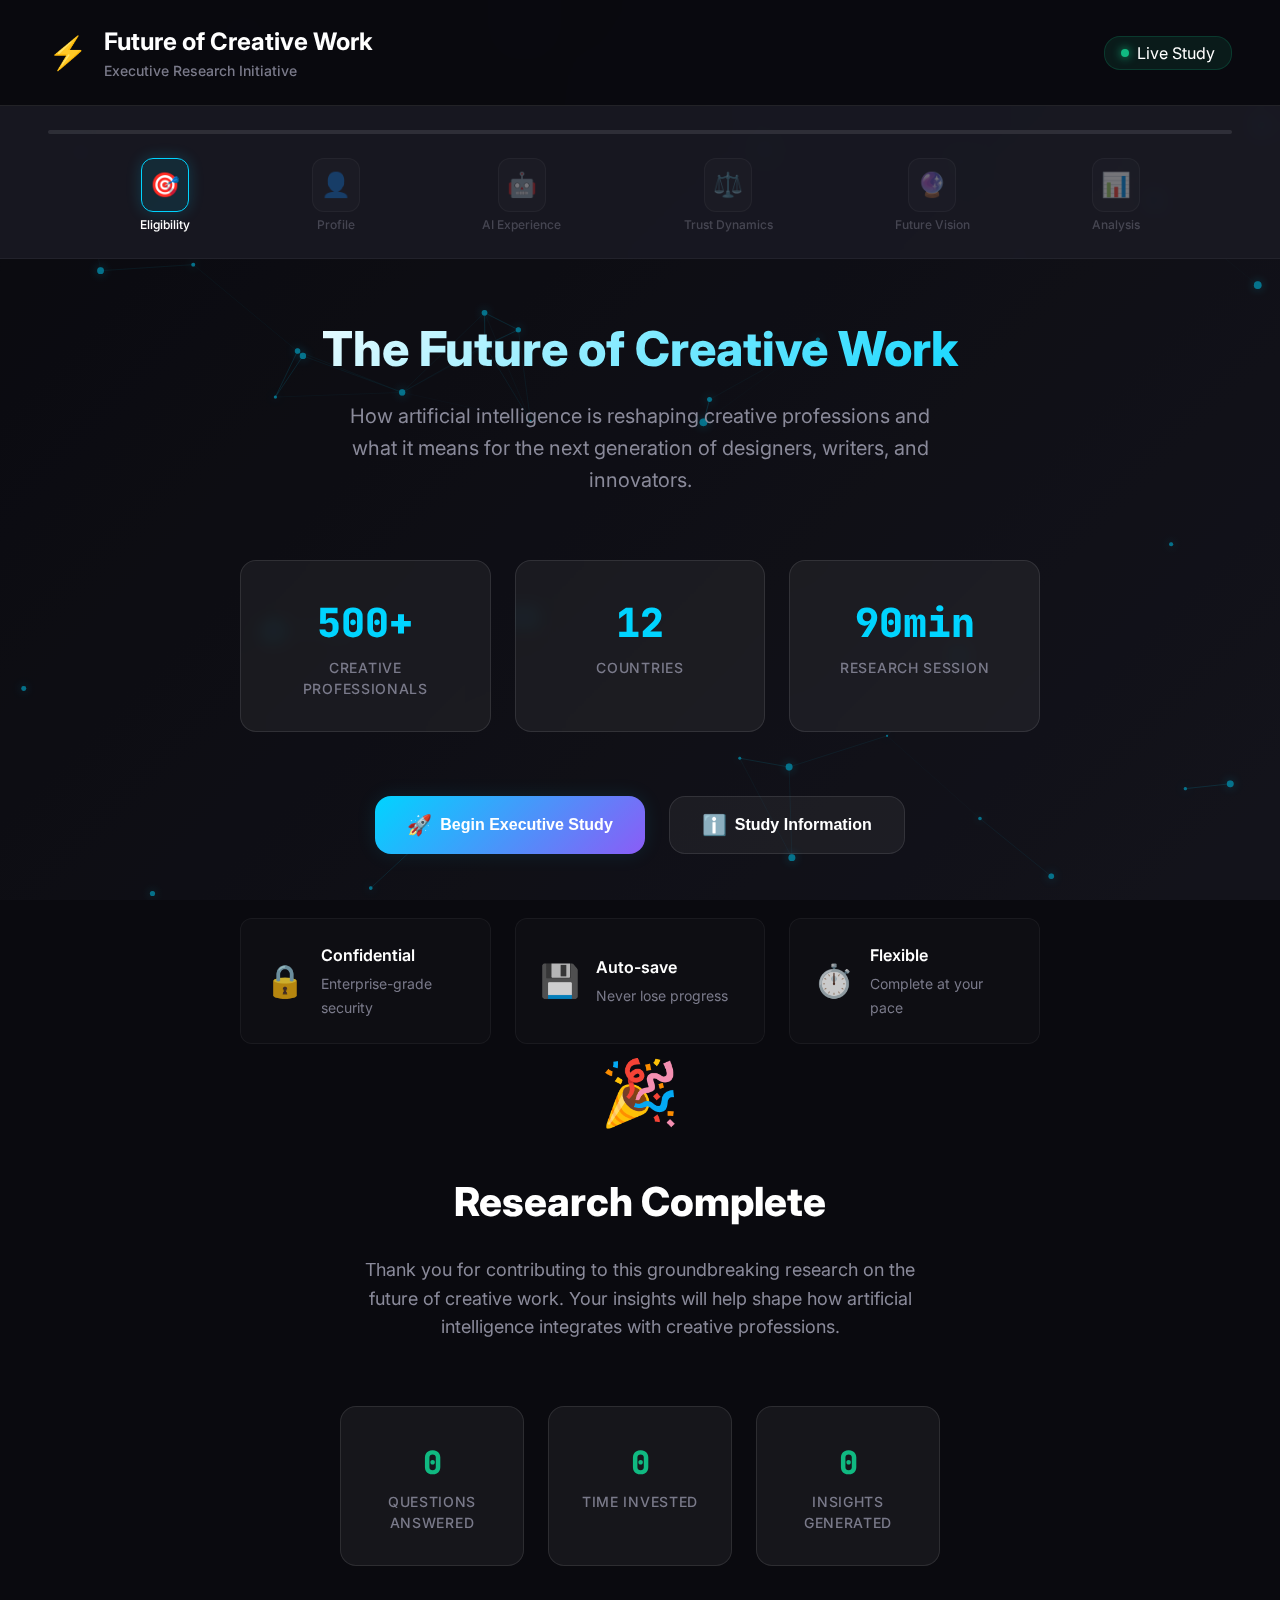
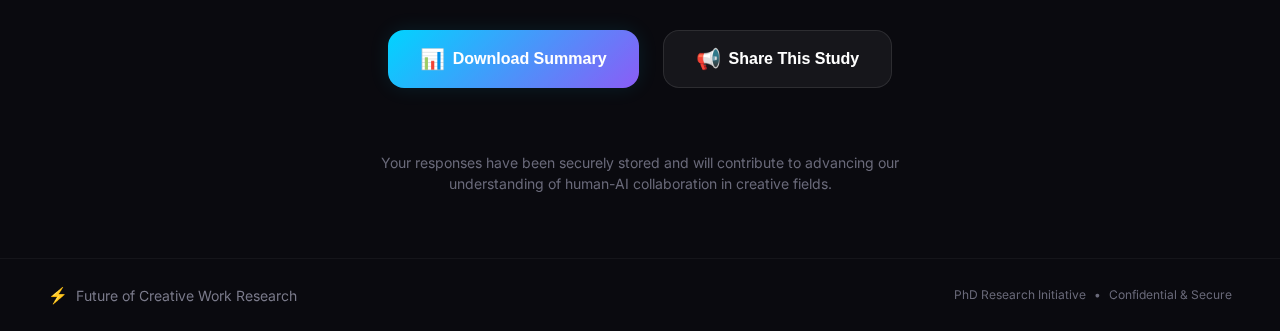
<file: legacy_versions/index-revolutionary.html>
<!DOCTYPE html>
<html lang="en">
<head>
    <meta charset="UTF-8">
    <meta name="viewport" content="width=device-width, initial-scale=1.0">
    <title>Future of Creative Work | Executive Research Study</title>
    <meta name="description" content="Exclusive research on the transformation of creative professions in the age of artificial intelligence">
    <link rel="stylesheet" href="styles-revolutionary.css">
    <link href="https://fonts.googleapis.com/css2?family=Inter:wght@300;400;500;600;700;800;900&family=JetBrains+Mono:wght@400;500;600&display=swap" rel="stylesheet">
    <link rel="icon" href="data:image/svg+xml,<svg xmlns='http://www.w3.org/2000/svg' viewBox='0 0 100 100'><rect width='100' height='100' rx='8' fill='%23000000'/><path d='M20 30 L50 10 L80 30 L80 70 L20 70 Z' fill='%23ffffff'/><circle cx='50' cy='50' r='8' fill='%23000000'/></svg>">
</head>
<body>
    <!-- Neural Network Background -->
    <div class="neural-network-bg" aria-hidden="true">
        <canvas id="neuralCanvas"></canvas>
        <div class="data-streams">
            <div class="data-stream"></div>
            <div class="data-stream"></div>
            <div class="data-stream"></div>
        </div>
    </div>

    <!-- Main Container -->
    <div class="executive-container">
        <!-- Header -->
        <header class="executive-header">
            <div class="header-content">
                <div class="logo-section">
                    <div class="logo-icon">⚡</div>
                    <div class="logo-text">
                        <h1>Future of Creative Work</h1>
                        <p>Executive Research Initiative</p>
                    </div>
                </div>
                <div class="header-status">
                    <div class="status-indicator">
                        <div class="status-dot active"></div>
                        <span>Live Study</span>
                    </div>
                </div>
            </div>
        </header>

        <!-- Progress Visualization -->
        <div class="progress-visualization">
            <div class="progress-track">
                <div class="progress-fill" id="progressFill"></div>
            </div>
            <div class="progress-milestones">
                <div class="milestone active" data-step="1">
                    <div class="milestone-icon">🎯</div>
                    <span>Eligibility</span>
                </div>
                <div class="milestone" data-step="2">
                    <div class="milestone-icon">👤</div>
                    <span>Profile</span>
                </div>
                <div class="milestone" data-step="3">
                    <div class="milestone-icon">🤖</div>
                    <span>AI Experience</span>
                </div>
                <div class="milestone" data-step="4">
                    <div class="milestone-icon">⚖️</div>
                    <span>Trust Dynamics</span>
                </div>
                <div class="milestone" data-step="5">
                    <div class="milestone-icon">🔮</div>
                    <span>Future Vision</span>
                </div>
                <div class="milestone" data-step="6">
                    <div class="milestone-icon">📊</div>
                    <span>Analysis</span>
                </div>
            </div>
        </div>

        <!-- Main Content Area -->
        <main class="executive-main">
            <!-- Welcome Screen -->
            <section id="welcome-screen" class="screen active">
                <div class="welcome-content">
                    <div class="welcome-hero">
                        <h2>The Future of Creative Work</h2>
                        <p class="hero-subtitle">How artificial intelligence is reshaping creative professions and what it means for the next generation of designers, writers, and innovators.</p>

                        <div class="hero-stats">
                            <div class="stat-card">
                                <div class="stat-number">500+</div>
                                <div class="stat-label">Creative Professionals</div>
                            </div>
                            <div class="stat-card">
                                <div class="stat-number">12</div>
                                <div class="stat-label">Countries</div>
                            </div>
                            <div class="stat-card">
                                <div class="stat-number">90min</div>
                                <div class="stat-label">Research Session</div>
                            </div>
                        </div>
                    </div>

                    <div class="welcome-actions">
                        <button class="executive-btn primary" onclick="beginExecutiveStudy()">
                            <span class="btn-icon">🚀</span>
                            <span>Begin Executive Study</span>
                        </button>
                        <button class="executive-btn secondary" onclick="showStudyDetails()">
                            <span class="btn-icon">ℹ️</span>
                            <span>Study Information</span>
                        </button>
                    </div>

                    <div class="welcome-features">
                        <div class="feature-item">
                            <div class="feature-icon">🔒</div>
                            <div class="feature-text">
                                <strong>Confidential</strong>
                                <span>Enterprise-grade security</span>
                            </div>
                        </div>
                        <div class="feature-item">
                            <div class="feature-icon">💾</div>
                            <div class="feature-text">
                                <strong>Auto-save</strong>
                                <span>Never lose progress</span>
                            </div>
                        </div>
                        <div class="feature-item">
                            <div class="feature-icon">⏱️</div>
                            <div class="feature-text">
                                <strong>Flexible</strong>
                                <span>Complete at your pace</span>
                            </div>
                        </div>
                    </div>
                </div>
            </section>

            <!-- Study Details Modal -->
            <div id="study-details-modal" class="modal-overlay">
                <div class="modal-content">
                    <div class="modal-header">
                        <h3>Research Study Details</h3>
                        <button class="modal-close" onclick="closeModal()">&times;</button>
                    </div>
                    <div class="modal-body">
                        <div class="study-overview">
                            <h4>🎯 Research Objective</h4>
                            <p>Understanding how creative professionals navigate the integration of artificial intelligence into their practice, with particular focus on trust calibration, skill evolution, and professional identity transformation.</p>

                            <h4>👥 Who Should Participate</h4>
                            <ul>
                                <li>Professional designers, writers, content creators</li>
                                <li>Marketing and advertising professionals</li>
                                <li>UX/UI designers and product managers</li>
                                <li>Creative directors and team leads</li>
                            </ul>

                            <h4>⏱️ Time Commitment</h4>
                            <p>90-120 minutes total, which can be completed in multiple sessions. The survey adapts to your responses for optimal flow.</p>

                            <h4>🔒 Privacy & Ethics</h4>
                            <p>All responses are anonymized and stored securely. This research follows GDPR guidelines and institutional review board standards.</p>
                        </div>
                    </div>
                </div>
            </div>

            <!-- Survey Container -->
            <div id="survey-container" class="survey-container">
                <!-- Dynamic content will be inserted here -->
            </div>

            <!-- Completion Screen -->
            <section id="completion-screen" class="screen">
                <div class="completion-content">
                    <div class="completion-icon">🎉</div>
                    <h2>Research Complete</h2>
                    <p class="completion-message">Thank you for contributing to this groundbreaking research on the future of creative work. Your insights will help shape how artificial intelligence integrates with creative professions.</p>

                    <div class="completion-stats">
                        <div class="completion-stat">
                            <div class="stat-value" id="questionsAnswered">0</div>
                            <div class="stat-label">Questions Answered</div>
                        </div>
                        <div class="completion-stat">
                            <div class="stat-value" id="timeSpent">0</div>
                            <div class="stat-label">Time Invested</div>
                        </div>
                        <div class="completion-stat">
                            <div class="stat-value" id="insightsGenerated">0</div>
                            <div class="stat-label">Insights Generated</div>
                        </div>
                    </div>

                    <div class="completion-actions">
                        <button class="executive-btn primary" onclick="downloadReport()">
                            <span class="btn-icon">📊</span>
                            <span>Download Summary</span>
                        </button>
                        <button class="executive-btn secondary" onclick="shareStudy()">
                            <span class="btn-icon">📢</span>
                            <span>Share This Study</span>
                        </button>
                    </div>

                    <div class="completion-footer">
                        <p>Your responses have been securely stored and will contribute to advancing our understanding of human-AI collaboration in creative fields.</p>
                    </div>
                </div>
            </section>
        </main>

        <!-- Footer -->
        <footer class="executive-footer">
            <div class="footer-content">
                <div class="footer-brand">
                    <span class="footer-logo">⚡</span>
                    <span>Future of Creative Work Research</span>
                </div>
                <div class="footer-meta">
                    <span>PhD Research Initiative</span>
                    <span>•</span>
                    <span>Confidential & Secure</span>
                </div>
            </div>
        </footer>
    </div>

    <!-- Scripts -->
    <script src="questions-revolutionary.js"></script>
    <script src="app-revolutionary.js"></script>
</body>
</html>
</file>
<file: legacy_versions/styles-revolutionary.css>
/* ═══════════════════════════════════════════════════════════════════════════════
   FUTURE OF CREATIVE WORK - EXECUTIVE RESEARCH PLATFORM
   Revolutionary Design System | Neural Network Aesthetics | Enterprise UX
   ═══════════════════════════════════════════════════════════════════════════════ */

@import url('https://fonts.googleapis.com/css2?family=Inter:wght@300;400;500;600;700;800;900&family=JetBrains+Mono:wght@400;500;600&display=swap');

:root {
  /* ━━━ EXECUTIVE COLOR PALETTE ━━━ */
  --exec-black: #0A0A0F;
  --exec-dark: #1A1A24;
  --exec-gray-900: #2A2A35;
  --exec-gray-800: #3A3A4A;
  --exec-gray-700: #4A4A5A;
  --exec-gray-600: #5A5A6A;
  --exec-gray-500: #6A6A7A;
  --exec-gray-400: #7A7A8A;
  --exec-gray-300: #8A8A9A;
  --exec-gray-200: #9A9AAA;
  --exec-gray-100: #AAAABA;
  --exec-white: #FFFFFF;

  /* ━━━ NEURAL ACCENTS ━━━ */
  --neural-blue: #00D4FF;
  --neural-purple: #8B5CF6;
  --neural-green: #10B981;
  --neural-orange: #F59E0B;
  --neural-red: #EF4444;

  /* ━━━ EXECUTIVE SPACING ━━━ */
  --space-xs: 0.25rem;
  --space-sm: 0.5rem;
  --space-md: 1rem;
  --space-lg: 1.5rem;
  --space-xl: 2rem;
  --space-2xl: 3rem;
  --space-3xl: 4rem;

  /* ━━━ EXECUTIVE TYPOGRAPHY ━━━ */
  --font-mono: 'JetBrains Mono', monospace;
  --font-sans: 'Inter', sans-serif;

  /* ━━━ EXECUTIVE BORDERS ━━━ */
  --border-radius-sm: 4px;
  --border-radius-md: 8px;
  --border-radius-lg: 12px;
  --border-radius-xl: 16px;
  --border-radius-2xl: 24px;

  /* ━━━ EXECUTIVE SHADOWS ━━━ */
  --shadow-sm: 0 1px 2px 0 rgba(0, 0, 0, 0.05);
  --shadow-md: 0 4px 6px -1px rgba(0, 0, 0, 0.1), 0 2px 4px -1px rgba(0, 0, 0, 0.06);
  --shadow-lg: 0 10px 15px -3px rgba(0, 0, 0, 0.1), 0 4px 6px -2px rgba(0, 0, 0, 0.05);
  --shadow-xl: 0 20px 25px -5px rgba(0, 0, 0, 0.1), 0 10px 10px -5px rgba(0, 0, 0, 0.04);
  --shadow-neural: 0 0 20px rgba(0, 212, 255, 0.1);

  /* ━━━ EXECUTIVE ANIMATIONS ━━━ */
  --transition-fast: 0.15s cubic-bezier(0.4, 0, 0.2, 1);
  --transition-normal: 0.3s cubic-bezier(0.4, 0, 0.2, 1);
  --transition-slow: 0.5s cubic-bezier(0.4, 0, 0.2, 1);
}

/* ━━━━━━━━━━━━━━━━━━━━━━━━━━━━━━━━━━━━━━━━━━━━━━━━━━━━━━━━━━━━━━━━━━━━━━━━━━━━━ */
/* BASE STYLES */
/* ━━━━━━━━━━━━━━━━━━━━━━━━━━━━━━━━━━━━━━━━━━━━━━━━━━━━━━━━━━━━━━━━━━━━━━━━━━━━━ */

* {
  box-sizing: border-box;
  margin: 0;
  padding: 0;
}

html {
  font-size: 16px;
  line-height: 1.5;
}

body {
  font-family: var(--font-sans);
  background: var(--exec-black);
  color: var(--exec-white);
  overflow-x: hidden;
  -webkit-font-smoothing: antialiased;
  -moz-osx-font-smoothing: grayscale;
}

/* ━━━━━━━━━━━━━━━━━━━━━━━━━━━━━━━━━━━━━━━━━━━━━━━━━━━━━━━━━━━━━━━━━━━━━━━━━━━━━ */
/* NEURAL NETWORK BACKGROUND */
/* ━━━━━━━━━━━━━━━━━━━━━━━━━━━━━━━━━━━━━━━━━━━━━━━━━━━━━━━━━━━━━━━━━━━━━━━━━━━━━ */

.neural-network-bg {
  position: fixed;
  top: 0;
  left: 0;
  width: 100%;
  height: 100%;
  z-index: -1;
  opacity: 0.6;
}

#neuralCanvas {
  width: 100%;
  height: 100%;
  background: linear-gradient(135deg, var(--exec-black) 0%, var(--exec-dark) 100%);
}

.data-streams {
  position: absolute;
  top: 0;
  left: 0;
  width: 100%;
  height: 100%;
  pointer-events: none;
}

.data-stream {
  position: absolute;
  width: 2px;
  height: 100px;
  background: linear-gradient(180deg, transparent 0%, var(--neural-blue) 50%, transparent 100%);
  opacity: 0.3;
  animation: dataFlow 8s linear infinite;
}

.data-stream:nth-child(1) {
  left: 10%;
  animation-delay: 0s;
}

.data-stream:nth-child(2) {
  left: 50%;
  animation-delay: 2s;
}

.data-stream:nth-child(3) {
  left: 90%;
  animation-delay: 4s;
}

@keyframes dataFlow {
  0% { transform: translateY(-100px); opacity: 0; }
  10% { opacity: 0.6; }
  90% { opacity: 0.6; }
  100% { transform: translateY(calc(100vh + 100px)); opacity: 0; }
}

/* ━━━━━━━━━━━━━━━━━━━━━━━━━━━━━━━━━━━━━━━━━━━━━━━━━━━━━━━━━━━━━━━━━━━━━━━━━━━━━ */
/* EXECUTIVE CONTAINER */
/* ━━━━━━━━━━━━━━━━━━━━━━━━━━━━━━━━━━━━━━━━━━━━━━━━━━━━━━━━━━━━━━━━━━━━━━━━━━━━━ */

.executive-container {
  min-height: 100vh;
  display: flex;
  flex-direction: column;
}

/* ━━━━━━━━━━━━━━━━━━━━━━━━━━━━━━━━━━━━━━━━━━━━━━━━━━━━━━━━━━━━━━━━━━━━━━━━━━━━━ */
/* EXECUTIVE HEADER */
/* ━━━━━━━━━━━━━━━━━━━━━━━━━━━━━━━━━━━━━━━━━━━━━━━━━━━━━━━━━━━━━━━━━━━━━━━━━━━━━ */

.executive-header {
  background: rgba(10, 10, 15, 0.95);
  backdrop-filter: blur(20px);
  border-bottom: 1px solid rgba(255, 255, 255, 0.1);
  position: sticky;
  top: 0;
  z-index: 100;
}

.header-content {
  max-width: 1400px;
  margin: 0 auto;
  padding: var(--space-lg) var(--space-2xl);
  display: flex;
  justify-content: space-between;
  align-items: center;
}

.logo-section {
  display: flex;
  align-items: center;
  gap: var(--space-md);
}

.logo-icon {
  font-size: 2rem;
  color: var(--neural-blue);
  animation: neuralPulse 3s ease-in-out infinite;
}

.logo-text h1 {
  font-size: 1.5rem;
  font-weight: 700;
  color: var(--exec-white);
  margin: 0;
}

.logo-text p {
  font-size: 0.875rem;
  color: var(--exec-gray-400);
  margin: 0;
  font-weight: 500;
}

.header-status {
  display: flex;
  align-items: center;
  gap: var(--space-sm);
}

.status-indicator {
  display: flex;
  align-items: center;
  gap: var(--space-sm);
  padding: var(--space-xs) var(--space-md);
  background: rgba(16, 185, 129, 0.1);
  border: 1px solid rgba(16, 185, 129, 0.2);
  border-radius: var(--border-radius-xl);
}

.status-dot {
  width: 8px;
  height: 8px;
  background: var(--neural-green);
  border-radius: 50%;
  animation: statusPulse 2s ease-in-out infinite;
}

.status-dot.active {
  box-shadow: 0 0 10px var(--neural-green);
}

@keyframes neuralPulse {
  0%, 100% { opacity: 1; transform: scale(1); }
  50% { opacity: 0.7; transform: scale(1.05); }
}

@keyframes statusPulse {
  0%, 100% { opacity: 1; }
  50% { opacity: 0.6; }
}

/* ━━━━━━━━━━━━━━━━━━━━━━━━━━━━━━━━━━━━━━━━━━━━━━━━━━━━━━━━━━━━━━━━━━━━━━━━━━━━━ */
/* PROGRESS VISUALIZATION */
/* ━━━━━━━━━━━━━━━━━━━━━━━━━━━━━━━━━━━━━━━━━━━━━━━━━━━━━━━━━━━━━━━━━━━━━━━━━━━━━ */

.progress-visualization {
  background: rgba(26, 26, 36, 0.8);
  backdrop-filter: blur(10px);
  border-bottom: 1px solid rgba(255, 255, 255, 0.05);
  padding: var(--space-lg) var(--space-2xl);
}

.progress-track {
  width: 100%;
  height: 4px;
  background: rgba(255, 255, 255, 0.1);
  border-radius: 2px;
  margin-bottom: var(--space-lg);
  overflow: hidden;
}

.progress-fill {
  height: 100%;
  background: linear-gradient(90deg, var(--neural-blue), var(--neural-purple));
  border-radius: 2px;
  width: 0%;
  transition: width var(--transition-slow);
  box-shadow: 0 0 10px rgba(0, 212, 255, 0.3);
}

.progress-milestones {
  display: flex;
  justify-content: space-between;
  max-width: 1000px;
  margin: 0 auto;
}

.milestone {
  display: flex;
  flex-direction: column;
  align-items: center;
  gap: var(--space-xs);
  opacity: 0.4;
  transition: opacity var(--transition-normal);
}

.milestone.active {
  opacity: 1;
}

.milestone.completed {
  opacity: 0.7;
}

.milestone-icon {
  font-size: 1.5rem;
  padding: var(--space-sm);
  background: rgba(255, 255, 255, 0.05);
  border-radius: var(--border-radius-lg);
  border: 1px solid rgba(255, 255, 255, 0.1);
  transition: all var(--transition-normal);
}

.milestone.active .milestone-icon {
  background: rgba(0, 212, 255, 0.1);
  border-color: var(--neural-blue);
  box-shadow: 0 0 15px rgba(0, 212, 255, 0.2);
}

.milestone span {
  font-size: 0.75rem;
  font-weight: 500;
  color: var(--exec-gray-300);
  text-align: center;
}

.milestone.active span {
  color: var(--exec-white);
}

/* ━━━━━━━━━━━━━━━━━━━━━━━━━━━━━━━━━━━━━━━━━━━━━━━━━━━━━━━━━━━━━━━━━━━━━━━━━━━━━ */
/* EXECUTIVE MAIN */
/* ━━━━━━━━━━━━━━━━━━━━━━━━━━━━━━━━━━━━━━━━━━━━━━━━━━━━━━━━━━━━━━━━━━━━━━━━━━━━━ */

.executive-main {
  flex: 1;
  max-width: 1200px;
  margin: 0 auto;
  padding: var(--space-3xl) var(--space-2xl);
  width: 100%;
}

/* ━━━━━━━━━━━━━━━━━━━━━━━━━━━━━━━━━━━━━━━━━━━━━━━━━━━━━━━━━━━━━━━━━━━━━━━━━━━━━ */
/* WELCOME SCREEN */
/* ━━━━━━━━━━━━━━━━━━━━━━━━━━━━━━━━━━━━━━━━━━━━━━━━━━━━━━━━━━━━━━━━━━━━━━━━━━━━━ */

.welcome-content {
  text-align: center;
  max-width: 800px;
  margin: 0 auto;
}

.welcome-hero h2 {
  font-size: 3rem;
  font-weight: 800;
  background: linear-gradient(135deg, var(--exec-white), var(--neural-blue));
  -webkit-background-clip: text;
  -webkit-text-fill-color: transparent;
  background-clip: text;
  margin-bottom: var(--space-lg);
  line-height: 1.1;
}

.hero-subtitle {
  font-size: 1.25rem;
  color: var(--exec-gray-300);
  line-height: 1.6;
  margin-bottom: var(--space-3xl);
  max-width: 600px;
  margin-left: auto;
  margin-right: auto;
}

.hero-stats {
  display: grid;
  grid-template-columns: repeat(auto-fit, minmax(150px, 1fr));
  gap: var(--space-lg);
  margin-bottom: var(--space-3xl);
}

.stat-card {
  background: rgba(255, 255, 255, 0.05);
  border: 1px solid rgba(255, 255, 255, 0.1);
  border-radius: var(--border-radius-xl);
  padding: var(--space-xl);
  backdrop-filter: blur(10px);
}

.stat-number {
  font-size: 2.5rem;
  font-weight: 800;
  font-family: var(--font-mono);
  color: var(--neural-blue);
  margin-bottom: var(--space-xs);
}

.stat-label {
  font-size: 0.875rem;
  color: var(--exec-gray-400);
  font-weight: 500;
  text-transform: uppercase;
  letter-spacing: 0.05em;
}

.welcome-actions {
  display: flex;
  gap: var(--space-lg);
  justify-content: center;
  margin-bottom: var(--space-3xl);
  flex-wrap: wrap;
}

.executive-btn {
  display: inline-flex;
  align-items: center;
  gap: var(--space-sm);
  padding: var(--space-md) var(--space-xl);
  border-radius: var(--border-radius-xl);
  font-weight: 600;
  font-size: 1rem;
  text-decoration: none;
  border: none;
  cursor: pointer;
  transition: all var(--transition-normal);
  position: relative;
  overflow: hidden;
}

.executive-btn::before {
  content: '';
  position: absolute;
  top: 0;
  left: -100%;
  width: 100%;
  height: 100%;
  background: linear-gradient(90deg, transparent, rgba(255, 255, 255, 0.1), transparent);
  transition: left var(--transition-slow);
}

.executive-btn:hover::before {
  left: 100%;
}

.executive-btn.primary {
  background: linear-gradient(135deg, var(--neural-blue), var(--neural-purple));
  color: var(--exec-white);
  box-shadow: var(--shadow-neural);
}

.executive-btn.primary:hover {
  transform: translateY(-2px);
  box-shadow: 0 10px 30px rgba(0, 212, 255, 0.3);
}

.executive-btn.secondary {
  background: rgba(255, 255, 255, 0.05);
  color: var(--exec-white);
  border: 1px solid rgba(255, 255, 255, 0.1);
}

.executive-btn.secondary:hover {
  background: rgba(255, 255, 255, 0.1);
  border-color: rgba(255, 255, 255, 0.2);
}

.btn-icon {
  font-size: 1.25rem;
}

.welcome-features {
  display: grid;
  grid-template-columns: repeat(auto-fit, minmax(200px, 1fr));
  gap: var(--space-lg);
}

.feature-item {
  display: flex;
  align-items: center;
  gap: var(--space-md);
  padding: var(--space-lg);
  background: rgba(255, 255, 255, 0.02);
  border: 1px solid rgba(255, 255, 255, 0.05);
  border-radius: var(--border-radius-lg);
  text-align: left;
}

.feature-icon {
  font-size: 2rem;
  opacity: 0.8;
}

.feature-text strong {
  display: block;
  color: var(--exec-white);
  font-weight: 600;
  margin-bottom: var(--space-xs);
}

.feature-text span {
  color: var(--exec-gray-400);
  font-size: 0.875rem;
}

/* ━━━━━━━━━━━━━━━━━━━━━━━━━━━━━━━━━━━━━━━━━━━━━━━━━━━━━━━━━━━━━━━━━━━━━━━━━━━━━ */
/* MODAL SYSTEM */
/* ━━━━━━━━━━━━━━━━━━━━━━━━━━━━━━━━━━━━━━━━━━━━━━━━━━━━━━━━━━━━━━━━━━━━━━━━━━━━━ */

.modal-overlay {
  position: fixed;
  top: 0;
  left: 0;
  width: 100%;
  height: 100%;
  background: rgba(10, 10, 15, 0.8);
  backdrop-filter: blur(10px);
  display: flex;
  align-items: center;
  justify-content: center;
  z-index: 1000;
  opacity: 0;
  visibility: hidden;
  transition: all var(--transition-normal);
}

.modal-overlay.active {
  opacity: 1;
  visibility: visible;
}

.modal-content {
  background: var(--exec-dark);
  border: 1px solid rgba(255, 255, 255, 0.1);
  border-radius: var(--border-radius-2xl);
  max-width: 600px;
  width: 90%;
  max-height: 80vh;
  overflow-y: auto;
  box-shadow: var(--shadow-xl);
}

.modal-header {
  padding: var(--space-xl);
  border-bottom: 1px solid rgba(255, 255, 255, 0.1);
  display: flex;
  justify-content: space-between;
  align-items: center;
}

.modal-header h3 {
  font-size: 1.5rem;
  font-weight: 700;
  color: var(--exec-white);
  margin: 0;
}

.modal-close {
  background: none;
  border: none;
  color: var(--exec-gray-400);
  font-size: 1.5rem;
  cursor: pointer;
  padding: var(--space-xs);
  border-radius: var(--border-radius-md);
  transition: all var(--transition-fast);
}

.modal-close:hover {
  color: var(--exec-white);
  background: rgba(255, 255, 255, 0.1);
}

.modal-body {
  padding: var(--space-xl);
}

.study-overview h4 {
  font-size: 1.125rem;
  font-weight: 600;
  color: var(--exec-white);
  margin: var(--space-xl) 0 var(--space-md) 0;
}

.study-overview h4:first-child {
  margin-top: 0;
}

.study-overview p {
  color: var(--exec-gray-300);
  line-height: 1.6;
  margin-bottom: var(--space-lg);
}

.study-overview ul {
  color: var(--exec-gray-300);
  margin-bottom: var(--space-lg);
  padding-left: var(--space-xl);
}

.study-overview li {
  margin-bottom: var(--space-sm);
}

/* ━━━━━━━━━━━━━━━━━━━━━━━━━━━━━━━━━━━━━━━━━━━━━━━━━━━━━━━━━━━━━━━━━━━━━━━━━━━━━ */
/* SURVEY CONTAINER */
/* ━━━━━━━━━━━━━━━━━━━━━━━━━━━━━━━━━━━━━━━━━━━━━━━━━━━━━━━━━━━━━━━━━━━━━━━━━━━━━ */

.survey-container {
  display: none;
}

.survey-container.active {
  display: block;
}

.question-card {
  background: rgba(26, 26, 36, 0.8);
  border: 1px solid rgba(255, 255, 255, 0.1);
  border-radius: var(--border-radius-2xl);
  padding: var(--space-2xl);
  margin-bottom: var(--space-2xl);
  backdrop-filter: blur(10px);
  box-shadow: var(--shadow-lg);
}

.question-header {
  margin-bottom: var(--space-xl);
}

.question-number {
  font-family: var(--font-mono);
  font-size: 0.875rem;
  color: var(--neural-blue);
  font-weight: 600;
  text-transform: uppercase;
  letter-spacing: 0.05em;
  margin-bottom: var(--space-sm);
}

.question-title {
  font-size: 1.5rem;
  font-weight: 700;
  color: var(--exec-white);
  line-height: 1.3;
  margin-bottom: var(--space-md);
}

.question-subtitle {
  color: var(--exec-gray-400);
  font-size: 1rem;
  line-height: 1.5;
}

.question-options {
  display: flex;
  flex-direction: column;
  gap: var(--space-md);
}

.option-item {
  position: relative;
}

.option-input {
  position: absolute;
  opacity: 0;
  width: 0;
  height: 0;
}

.option-label {
  display: block;
  padding: var(--space-lg);
  background: rgba(255, 255, 255, 0.02);
  border: 2px solid rgba(255, 255, 255, 0.1);
  border-radius: var(--border-radius-lg);
  cursor: pointer;
  transition: all var(--transition-normal);
  font-weight: 500;
  color: var(--exec-gray-300);
}

.option-label:hover {
  background: rgba(255, 255, 255, 0.05);
  border-color: rgba(255, 255, 255, 0.2);
}

.option-input:checked + .option-label {
  background: rgba(0, 212, 255, 0.1);
  border-color: var(--neural-blue);
  color: var(--exec-white);
  box-shadow: 0 0 20px rgba(0, 212, 255, 0.2);
}

.scale-container {
  margin-top: var(--space-lg);
}

.scale-labels {
  display: flex;
  justify-content: space-between;
  margin-bottom: var(--space-md);
  font-size: 0.875rem;
  color: var(--exec-gray-400);
}

.scale-track {
  height: 6px;
  background: rgba(255, 255, 255, 0.1);
  border-radius: 3px;
  position: relative;
  margin-bottom: var(--space-lg);
}

.scale-fill {
  height: 100%;
  background: linear-gradient(90deg, var(--neural-blue), var(--neural-purple));
  border-radius: 3px;
  width: 0%;
  transition: width var(--transition-normal);
}

.scale-markers {
  display: flex;
  justify-content: space-between;
  position: relative;
}

.scale-marker {
  width: 20px;
  height: 20px;
  border-radius: 50%;
  background: rgba(255, 255, 255, 0.1);
  border: 2px solid rgba(255, 255, 255, 0.2);
  cursor: pointer;
  transition: all var(--transition-fast);
  position: relative;
}

.scale-marker:hover {
  background: rgba(255, 255, 255, 0.2);
  border-color: var(--neural-blue);
}

.scale-marker.active {
  background: var(--neural-blue);
  border-color: var(--neural-blue);
  box-shadow: 0 0 15px rgba(0, 212, 255, 0.4);
}

.question-navigation {
  display: flex;
  justify-content: space-between;
  align-items: center;
  margin-top: var(--space-2xl);
  padding-top: var(--space-xl);
  border-top: 1px solid rgba(255, 255, 255, 0.1);
}

.nav-btn {
  padding: var(--space-md) var(--space-xl);
  border-radius: var(--border-radius-lg);
  font-weight: 600;
  cursor: pointer;
  transition: all var(--transition-normal);
  border: none;
  display: flex;
  align-items: center;
  gap: var(--space-sm);
}

.nav-btn:disabled {
  opacity: 0.4;
  cursor: not-allowed;
}

.nav-btn.primary {
  background: linear-gradient(135deg, var(--neural-blue), var(--neural-purple));
  color: var(--exec-white);
}

.nav-btn.primary:hover:not(:disabled) {
  transform: translateY(-1px);
  box-shadow: 0 5px 15px rgba(0, 212, 255, 0.3);
}

.nav-btn.secondary {
  background: rgba(255, 255, 255, 0.05);
  color: var(--exec-gray-300);
  border: 1px solid rgba(255, 255, 255, 0.1);
}

.nav-btn.secondary:hover:not(:disabled) {
  background: rgba(255, 255, 255, 0.1);
  border-color: rgba(255, 255, 255, 0.2);
}

/* ━━━━━━━━━━━━━━━━━━━━━━━━━━━━━━━━━━━━━━━━━━━━━━━━━━━━━━━━━━━━━━━━━━━━━━━━━━━━━ */
/* COMPLETION SCREEN */
/* ━━━━━━━━━━━━━━━━━━━━━━━━━━━━━━━━━━━━━━━━━━━━━━━━━━━━━━━━━━━━━━━━━━━━━━━━━━━━━ */

.completion-content {
  text-align: center;
  max-width: 600px;
  margin: 0 auto;
}

.completion-icon {
  font-size: 4rem;
  margin-bottom: var(--space-xl);
  animation: completionPulse 2s ease-in-out infinite;
}

.completion-content h2 {
  font-size: 2.5rem;
  font-weight: 800;
  color: var(--exec-white);
  margin-bottom: var(--space-lg);
}

.completion-message {
  font-size: 1.125rem;
  color: var(--exec-gray-300);
  line-height: 1.6;
  margin-bottom: var(--space-3xl);
}

.completion-stats {
  display: grid;
  grid-template-columns: repeat(auto-fit, minmax(150px, 1fr));
  gap: var(--space-lg);
  margin-bottom: var(--space-3xl);
}

.completion-stat {
  background: rgba(255, 255, 255, 0.05);
  border: 1px solid rgba(255, 255, 255, 0.1);
  border-radius: var(--border-radius-xl);
  padding: var(--space-xl);
  backdrop-filter: blur(10px);
}

.stat-value {
  font-size: 2rem;
  font-weight: 800;
  font-family: var(--font-mono);
  color: var(--neural-green);
  margin-bottom: var(--space-xs);
}

.stat-label {
  font-size: 0.875rem;
  color: var(--exec-gray-400);
  font-weight: 500;
  text-transform: uppercase;
  letter-spacing: 0.05em;
}

.completion-actions {
  display: flex;
  gap: var(--space-lg);
  justify-content: center;
  margin-bottom: var(--space-3xl);
  flex-wrap: wrap;
}

.completion-footer {
  color: var(--exec-gray-500);
  font-size: 0.875rem;
  line-height: 1.5;
}

@keyframes completionPulse {
  0%, 100% { transform: scale(1); }
  50% { transform: scale(1.05); }
}

/* ━━━━━━━━━━━━━━━━━━━━━━━━━━━━━━━━━━━━━━━━━━━━━━━━━━━━━━━━━━━━━━━━━━━━━━━━━━━━━ */
/* EXECUTIVE FOOTER */
/* ━━━━━━━━━━━━━━━━━━━━━━━━━━━━━━━━━━━━━━━━━━━━━━━━━━━━━━━━━━━━━━━━━━━━━━━━━━━━━ */

.executive-footer {
  background: rgba(10, 10, 15, 0.8);
  backdrop-filter: blur(10px);
  border-top: 1px solid rgba(255, 255, 255, 0.05);
  padding: var(--space-lg) var(--space-2xl);
}

.footer-content {
  max-width: 1400px;
  margin: 0 auto;
  display: flex;
  justify-content: space-between;
  align-items: center;
  flex-wrap: wrap;
  gap: var(--space-md);
}

.footer-brand {
  display: flex;
  align-items: center;
  gap: var(--space-sm);
  color: var(--exec-gray-400);
  font-size: 0.875rem;
}

.footer-logo {
  color: var(--neural-blue);
  font-size: 1rem;
}

.footer-meta {
  display: flex;
  align-items: center;
  gap: var(--space-sm);
  color: var(--exec-gray-500);
  font-size: 0.75rem;
}

/* ━━━━━━━━━━━━━━━━━━━━━━━━━━━━━━━━━━━━━━━━━━━━━━━━━━━━━━━━━━━━━━━━━━━━━━━━━━━━━ */
/* RESPONSIVE DESIGN */
/* ━━━━━━━━━━━━━━━━━━━━━━━━━━━━━━━━━━━━━━━━━━━━━━━━━━━━━━━━━━━━━━━━━━━━━━━━━━━━━ */

@media (max-width: 768px) {
  .header-content {
    padding: var(--space-md) var(--space-lg);
  }

  .welcome-hero h2 {
    font-size: 2rem;
  }

  .hero-stats {
    grid-template-columns: 1fr;
  }

  .welcome-actions {
    flex-direction: column;
    align-items: center;
  }

  .progress-milestones {
    flex-wrap: wrap;
    gap: var(--space-md);
  }

  .milestone span {
    font-size: 0.625rem;
  }

  .executive-main {
    padding: var(--space-xl) var(--space-lg);
  }

  .question-card {
    padding: var(--space-lg);
  }

  .completion-stats {
    grid-template-columns: 1fr;
  }

  .footer-content {
    flex-direction: column;
    text-align: center;
  }
}

@media (max-width: 480px) {
  .welcome-features {
    grid-template-columns: 1fr;
  }

  .question-navigation {
    flex-direction: column;
    gap: var(--space-md);
  }

  .nav-btn {
    width: 100%;
    justify-content: center;
  }
}

/* ━━━━━━━━━━━━━━━━━━━━━━━━━━━━━━━━━━━━━━━━━━━━━━━━━━━━━━━━━━━━━━━━━━━━━━━━━━━━━ */
/* ACCESSIBILITY */
/* ━━━━━━━━━━━━━━━━━━━━━━━━━━━━━━━━━━━━━━━━━━━━━━━━━━━━━━━━━━━━━━━━━━━━━━━━━━━━━ */

@media (prefers-reduced-motion: reduce) {
  * {
    animation-duration: 0.01ms !important;
    animation-iteration-count: 1 !important;
    transition-duration: 0.01ms !important;
  }
}

.sr-only {
  position: absolute;
  width: 1px;
  height: 1px;
  padding: 0;
  margin: -1px;
  overflow: hidden;
  clip: rect(0, 0, 0, 0);
  white-space: nowrap;
  border: 0;
}

/* Focus styles */
.executive-btn:focus,
.nav-btn:focus,
.option-label:focus,
.modal-close:focus {
  outline: 2px solid var(--neural-blue);
  outline-offset: 2px;
}

/* High contrast mode */
@media (prefers-contrast: high) {
  :root {
    --exec-white: #FFFFFF;
    --exec-black: #000000;
    --exec-gray-900: #1A1A1A;
  }
}
</file>
